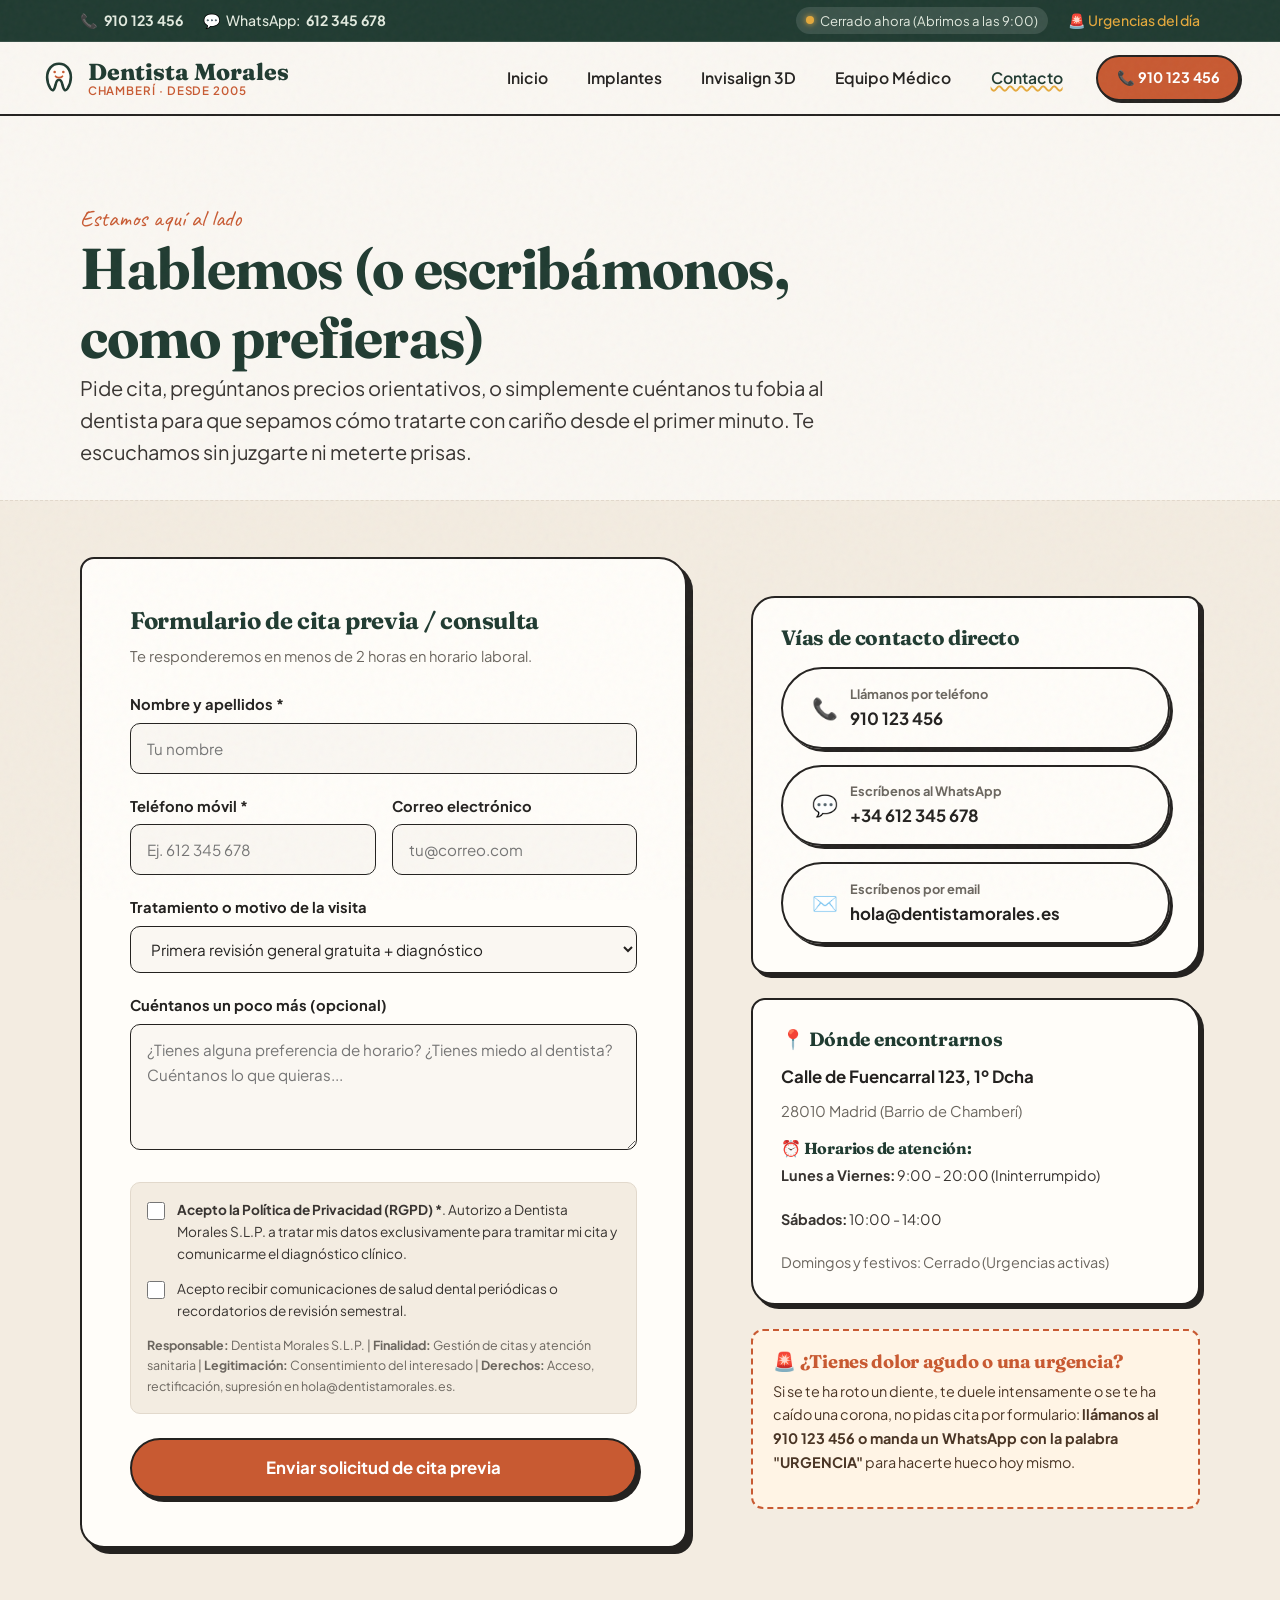
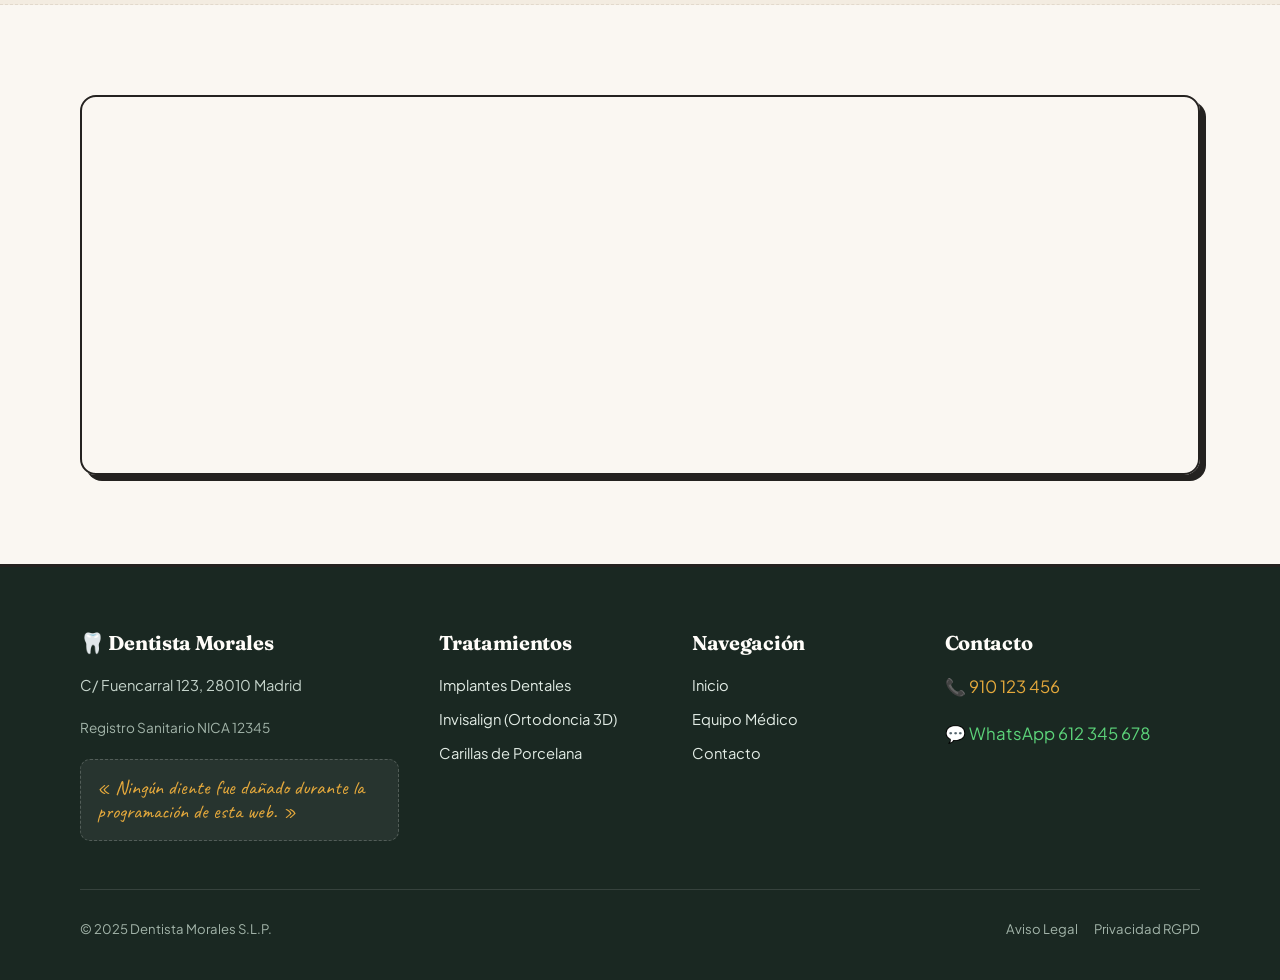
<file: contacto.html>
<!DOCTYPE html>
<html lang="es">
<head>
  <meta charset="UTF-8">
  <meta name="viewport" content="width=device-width, initial-scale=1.0">
  <title>Contacto y Cita Previa | Dentista Morales Chamberí, Madrid</title>
  <meta name="description" content="Pide cita o consúltanos tus dudas. Estamos en Calle Fuencarral 123, Madrid. Teléfono 910 123 456 y WhatsApp 612 345 678. Primera valoración y diagnóstico sin coste.">

  <!-- Tipografías -->
  <link rel="preconnect" href="https://fonts.googleapis.com">
  <link rel="preconnect" href="https://fonts.gstatic.com" crossorigin>
  <link href="https://fonts.googleapis.com/css2?family=Caveat:wght@600;700&family=Fraunces:ital,opsz,wght@0,9..144,600;0,9..144,700;0,9..144,800;1,9..144,600&family=Plus+Jakarta+Sans:wght@400;500;600;700&display=swap" rel="stylesheet">

  <link rel="stylesheet" href="styles.css">
</head>
<body>

  <!-- TOPBAR -->
  <div class="site-topbar">
    <div class="container topbar-content">
      <div class="topbar-links">
        <a href="tel:910123456" class="topbar-link"><span>📞</span> <strong>910 123 456</strong></a>
        <a href="https://wa.me/34612345678" target="_blank" rel="noopener noreferrer" class="topbar-link"><span>💬</span> WhatsApp: <strong>612 345 678</strong></a>
      </div>
      <div class="topbar-links">
        <div id="clinic-status-pill" class="status-pill">
          <span class="status-dot"></span> <span>Abierto hoy</span>
        </div>
        <a href="#urgencias" class="topbar-link" style="color: var(--color-mustard);">🚨 Urgencias del día</a>
      </div>
    </div>
  </div>

  <!-- HEADER -->
  <header class="site-header">
    <div class="container header-inner">
      <a href="index.html" class="brand-logo">
        <svg class="logo-doodle-svg" viewBox="0 0 44 44" fill="none" xmlns="http://www.w3.org/2000/svg">
          <path d="M12 10C7 16 7 26 12 34C14 37 16 38 18 30C19 25 21 24 22 24C23 24 25 25 26 30C28 38 30 37 32 34C37 26 37 16 32 10C27 4 17 4 12 10Z" stroke="#203B31" stroke-width="3" stroke-linecap="round" fill="#FFFDF9"/>
          <circle cx="17" cy="15" r="1.5" fill="#C85A32"/>
          <circle cx="27" cy="15" r="1.5" fill="#C85A32"/>
          <path d="M18 20C20 22 24 22 26 20" stroke="#C85A32" stroke-width="2" stroke-linecap="round"/>
        </svg>
        <div class="brand-text">
          <span>Dentista Morales</span>
          <span class="brand-subtext">Chamberí · Desde 2005</span>
        </div>
      </a>

      <nav class="nav-desktop">
        <ul class="nav-list">
          <li><a href="index.html" class="nav-link">Inicio</a></li>
          <li><a href="implantes.html" class="nav-link">Implantes</a></li>
          <li><a href="invisalign.html" class="nav-link">Invisalign 3D</a></li>
          <li><a href="equipo.html" class="nav-link">Equipo Médico</a></li>
          <li><a href="contacto.html" class="nav-link active">Contacto</a></li>
        </ul>
        <a href="tel:910123456" class="btn btn-terracotta btn-sm">📞 910 123 456</a>
      </nav>

      <button class="mobile-toggle" aria-label="Abrir menú" aria-expanded="false">
        <svg width="24" height="24" viewBox="0 0 24 24" fill="none" stroke="currentColor" stroke-width="2.5"><path d="M4 6h16M4 12h16M4 18h16"/></svg>
      </button>
    </div>
  </header>

  <main>
    <!-- CABECERA CONTACTO -->
    <section class="section container" style="padding-bottom: 2rem;">
      <div style="max-width: 750px;">
        <span class="text-hand">Estamos aquí al lado</span>
        <h1>Hablemos (o escribámonos, como prefieras)</h1>
        <p class="text-lead">
          Pide cita, pregúntanos precios orientativos, o simplemente cuéntanos tu fobia al dentista para que sepamos cómo tratarte con cariño desde el primer minuto. Te escuchamos sin juzgarte ni meterte prisas.
        </p>
      </div>
    </section>

    <!-- FORMULARIO PRINCIPAL & DATOS DIRECTOS -->
    <section class="section--tint" style="padding: 3.5rem 0;">
      <div class="container grid-asymmetric-2">
        <!-- Formulario RGPD completo -->
        <div class="contact-card-box">
          <h2 style="font-size: 1.5rem; margin-bottom: 0.5rem;">Formulario de cita previa / consulta</h2>
          <p class="text-muted" style="margin-bottom: 1.5rem;">Te responderemos en menos de 2 horas en horario laboral.</p>

          <form class="js-lead-form">
            <div class="form-group">
              <label for="contact-name" class="form-label">Nombre y apellidos *</label>
              <input type="text" id="contact-name" name="nombre" class="form-input" placeholder="Tu nombre" required>
            </div>

            <div style="display: grid; grid-template-columns: 1fr 1fr; gap: 1rem;">
              <div class="form-group">
                <label for="contact-phone" class="form-label">Teléfono móvil *</label>
                <input type="tel" id="contact-phone" name="telefono" class="form-input" placeholder="Ej. 612 345 678" required>
              </div>
              <div class="form-group">
                <label for="contact-email" class="form-label">Correo electrónico</label>
                <input type="email" id="contact-email" name="email" class="form-input" placeholder="tu@correo.com">
              </div>
            </div>

            <div class="form-group">
              <label for="contact-treatment" class="form-label">Tratamiento o motivo de la visita</label>
              <select id="contact-treatment" name="tratamiento" class="form-select">
                <option value="revision">Primera revisión general gratuita + diagnóstico</option>
                <option value="implantes">Implantes Dentales / Falta de pieza</option>
                <option value="ortodoncia">Ortodoncia Invisible (Invisalign)</option>
                <option value="estetica">Carillas / Estética Dental</option>
                <option value="periodoncia">Sangrado de encías / Periodoncia</option>
                <option value="dolor">Dolor o urgencia</option>
                <option value="otro">Otra consulta</option>
              </select>
            </div>

            <div class="form-group">
              <label for="contact-msg" class="form-label">Cuéntanos un poco más (opcional)</label>
              <textarea id="contact-msg" name="mensaje" class="form-textarea" rows="4" placeholder="¿Tienes alguna preferencia de horario? ¿Tienes miedo al dentista? Cuéntanos lo que quieras..."></textarea>
            </div>

            <!-- Checkboxes RGPD normativos españoles -->
            <div class="rgpd-checkbox-group">
              <div class="rgpd-item">
                <input type="checkbox" id="rgpd-legal-1" name="rgpd_consent" required>
                <label for="rgpd-legal-1">
                  <strong>Acepto la Política de Privacidad (RGPD) *</strong>. Autorizo a Dentista Morales S.L.P. a tratar mis datos exclusivamente para tramitar mi cita y comunicarme el diagnóstico clínico.
                </label>
              </div>
              <div class="rgpd-item">
                <input type="checkbox" id="rgpd-legal-2" name="rgpd_news">
                <label for="rgpd-legal-2">
                  Acepto recibir comunicaciones de salud dental periódicas o recordatorios de revisión semestral.
                </label>
              </div>
              <p style="font-size: 0.78rem; color: var(--color-muted); margin-top: 0.75rem;">
                <strong>Responsable:</strong> Dentista Morales S.L.P. | <strong>Finalidad:</strong> Gestión de citas y atención sanitaria | <strong>Legitimación:</strong> Consentimiento del interesado | <strong>Derechos:</strong> Acceso, rectificación, supresión en hola@dentistamorales.es.
              </p>
            </div>

            <button type="submit" class="btn btn-terracotta btn-block">
              Enviar solicitud de cita previa
            </button>
          </form>
        </div>

        <!-- Canales Directos e Información de la Clínica -->
        <div style="display: flex; flex-direction: column; gap: 1.5rem;">
          <!-- Tarjeta de contacto directo -->
          <div style="background: var(--color-surface); border: 2px solid var(--color-ink); border-radius: var(--radius-rough-2); padding: 1.75rem; box-shadow: var(--shadow-hard-md);">
            <h3 style="font-size: 1.3rem; margin-bottom: 1rem;">Vías de contacto directo</h3>
            
            <div style="display: flex; flex-direction: column; gap: 1rem;">
              <a href="tel:910123456" class="btn btn-outline" style="justify-content: flex-start; gap: 0.75rem;">
                <span style="font-size: 1.3rem;">📞</span>
                <div style="text-align: left;">
                  <div style="font-size: 0.8rem; color: var(--color-muted);">Llámanos por teléfono</div>
                  <strong>910 123 456</strong>
                </div>
              </a>

              <a href="https://wa.me/34612345678" target="_blank" rel="noopener" class="btn btn-outline" style="justify-content: flex-start; gap: 0.75rem;">
                <span style="font-size: 1.3rem;">💬</span>
                <div style="text-align: left;">
                  <div style="font-size: 0.8rem; color: var(--color-muted);">Escríbenos al WhatsApp</div>
                  <strong>+34 612 345 678</strong>
                </div>
              </a>

              <a href="mailto:hola@dentistamorales.es" class="btn btn-outline" style="justify-content: flex-start; gap: 0.75rem;">
                <span style="font-size: 1.3rem;">✉️</span>
                <div style="text-align: left;">
                  <div style="font-size: 0.8rem; color: var(--color-muted);">Escríbenos por email</div>
                  <strong>hola@dentistamorales.es</strong>
                </div>
              </a>
            </div>
          </div>

          <!-- Horario y Dirección -->
          <div style="background: var(--color-surface); border: 2px solid var(--color-ink); border-radius: var(--radius-rough-1); padding: 1.75rem; box-shadow: var(--shadow-hard-md);">
            <h3 style="font-size: 1.2rem; margin-bottom: 0.75rem;">📍 Dónde encontrarnos</h3>
            <p style="margin-bottom: 0.5rem;"><strong>Calle de Fuencarral 123, 1º Dcha</strong></p>
            <p style="color: var(--color-muted); font-size: 0.92rem; margin-bottom: 1rem;">28010 Madrid (Barrio de Chamberí)</p>

            <h4 style="font-size: 1rem; margin-bottom: 0.35rem;">⏰ Horarios de atención:</h4>
            <p style="font-size: 0.9rem; color: #383431;"><strong>Lunes a Viernes:</strong> 9:00 - 20:00 (Ininterrumpido)</p>
            <p style="font-size: 0.9rem; color: #383431;"><strong>Sábados:</strong> 10:00 - 14:00</p>
            <p style="font-size: 0.9rem; color: var(--color-muted);">Domingos y festivos: Cerrado (Urgencias activas)</p>
          </div>

          <!-- Bloque Urgencias -->
          <div id="urgencias" style="background: #FFF4E5; border: 2px dashed var(--color-terracotta); border-radius: 12px; padding: 1.25rem;">
            <h3 style="font-size: 1.15rem; color: var(--color-terracotta); margin-bottom: 0.4rem;">🚨 ¿Tienes dolor agudo o una urgencia?</h3>
            <p style="font-size: 0.9rem; color: #4A3525; margin-bottom: 0.75rem;">
              Si se te ha roto un diente, te duele intensamente o se te ha caído una corona, no pidas cita por formulario: <strong>llámanos al 910 123 456 o manda un WhatsApp con la palabra "URGENCIA"</strong> para hacerte hueco hoy mismo.
            </p>
          </div>
        </div>
      </div>
    </section>

    <!-- MAPA DETALLADO -->
    <section class="section container">
      <div style="border: 2.5px solid var(--color-ink); border-radius: 16px; overflow: hidden; height: 380px; box-shadow: var(--shadow-hard-lg);">
        <iframe 
          title="Mapa de localización Dentista Morales Chamberí"
          src="https://www.google.com/maps/embed?pb=!1m18!1m12!1m3!1d3036.8778007693994!2d-3.7052!3d40.4312!2m3!1f0!2f0!3f0!3m2!1i1024!2i768!4f13.1!3m3!1m2!1s0xd42287e00000001%3A0x0!2sCalle+de+Fuencarral%2C+123%2C+28010+Madrid!5e0!3m2!1ses!2ses!4v1620000000000!5m2!1ses!2ses" 
          width="100%" 
          height="100%" 
          style="border:0;" 
          allowfullscreen="" 
          loading="lazy">
        </iframe>
      </div>
    </section>
  </main>

  <!-- FOOTER -->
  <footer class="site-footer">
    <div class="container">
      <div class="footer-grid">
        <div>
          <h3 class="footer-title">🦷 Dentista Morales</h3>
          <p style="font-size: 0.92rem; color: #C5D4CB;">C/ Fuencarral 123, 28010 Madrid</p>
          <p style="font-size: 0.85rem; color: #A3B5AA;">Registro Sanitario NICA 12345</p>
          <div class="footer-random-quote-box" id="footer-dynamic-quote">
            « Hecho con café, paciencia y un poco de estrés en Chamberí. »
          </div>
        </div>
        <div>
          <h4 class="footer-title">Tratamientos</h4>
          <ul class="footer-links-list">
            <li><a href="implantes.html">Implantes Dentales</a></li>
            <li><a href="invisalign.html">Invisalign (Ortodoncia 3D)</a></li>
            <li><a href="index.html#estetica">Carillas de Porcelana</a></li>
          </ul>
        </div>
        <div>
          <h4 class="footer-title">Navegación</h4>
          <ul class="footer-links-list">
            <li><a href="index.html">Inicio</a></li>
            <li><a href="equipo.html">Equipo Médico</a></li>
            <li><a href="contacto.html">Contacto</a></li>
          </ul>
        </div>
        <div>
          <h4 class="footer-title">Contacto</h4>
          <p>📞 <a href="tel:910123456" style="color: var(--color-mustard);">910 123 456</a></p>
          <p>💬 <a href="https://wa.me/34612345678" style="color: #5CD47A;">WhatsApp 612 345 678</a></p>
        </div>
      </div>
      <div class="footer-bottom-bar">
        <div>© 2025 Dentista Morales S.L.P.</div>
        <div style="display: flex; gap: 1rem;">
          <a href="#">Aviso Legal</a>
          <a href="#">Privacidad RGPD</a>
        </div>
      </div>
    </div>
  </footer>

  <script src="scripts.js"></script>
</body>
</html>
</file>
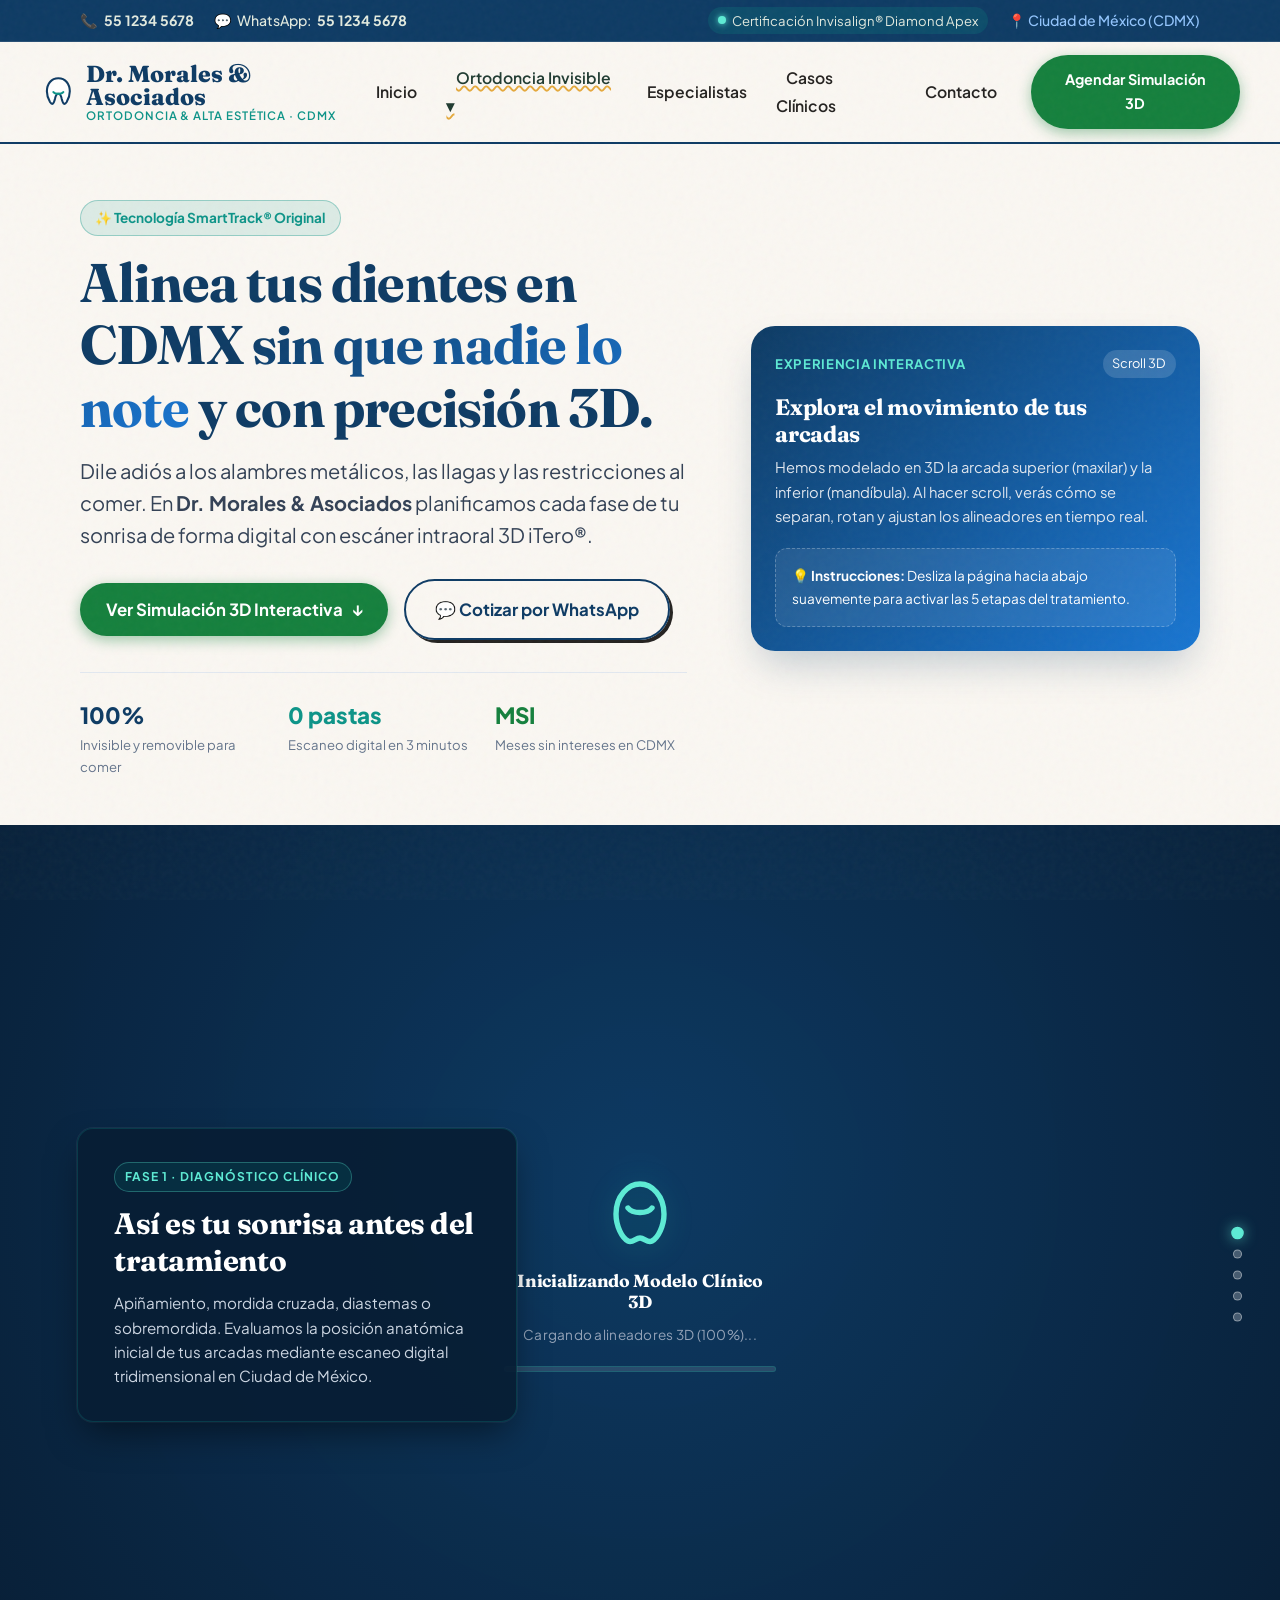
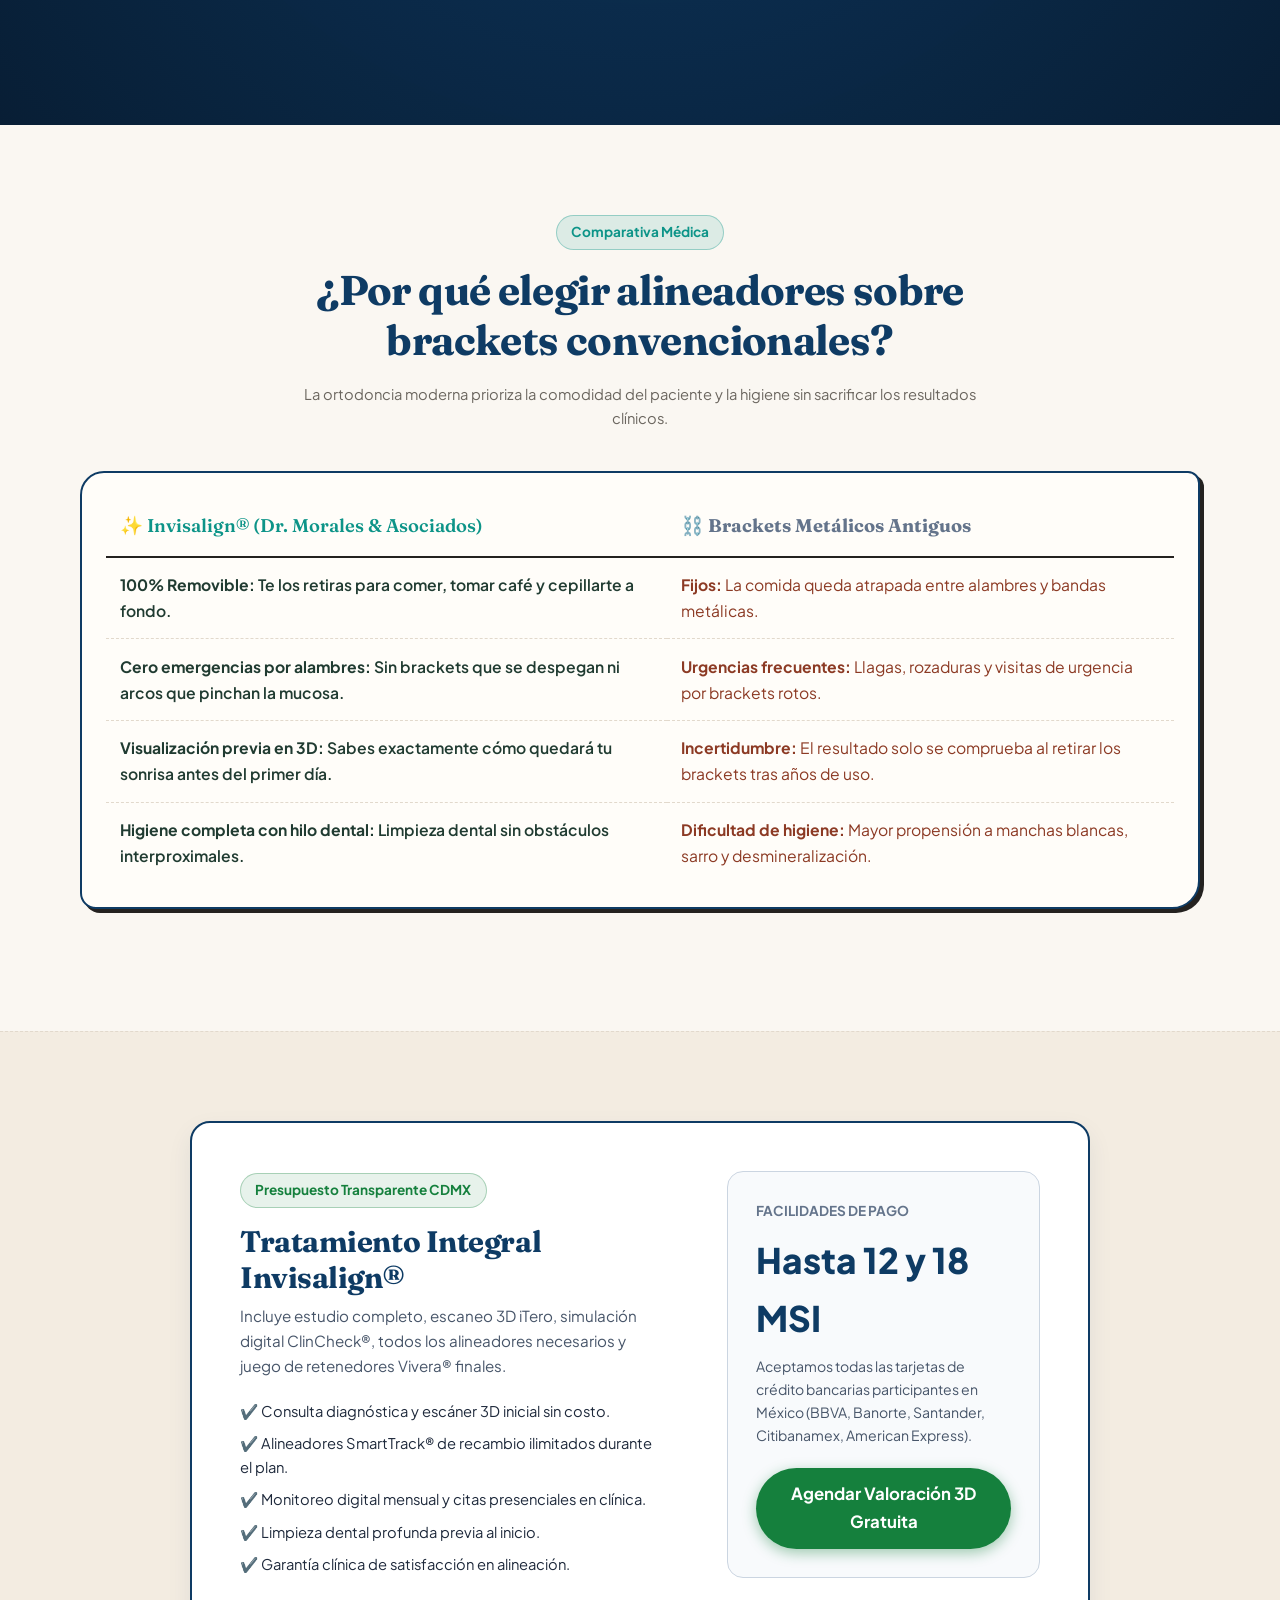
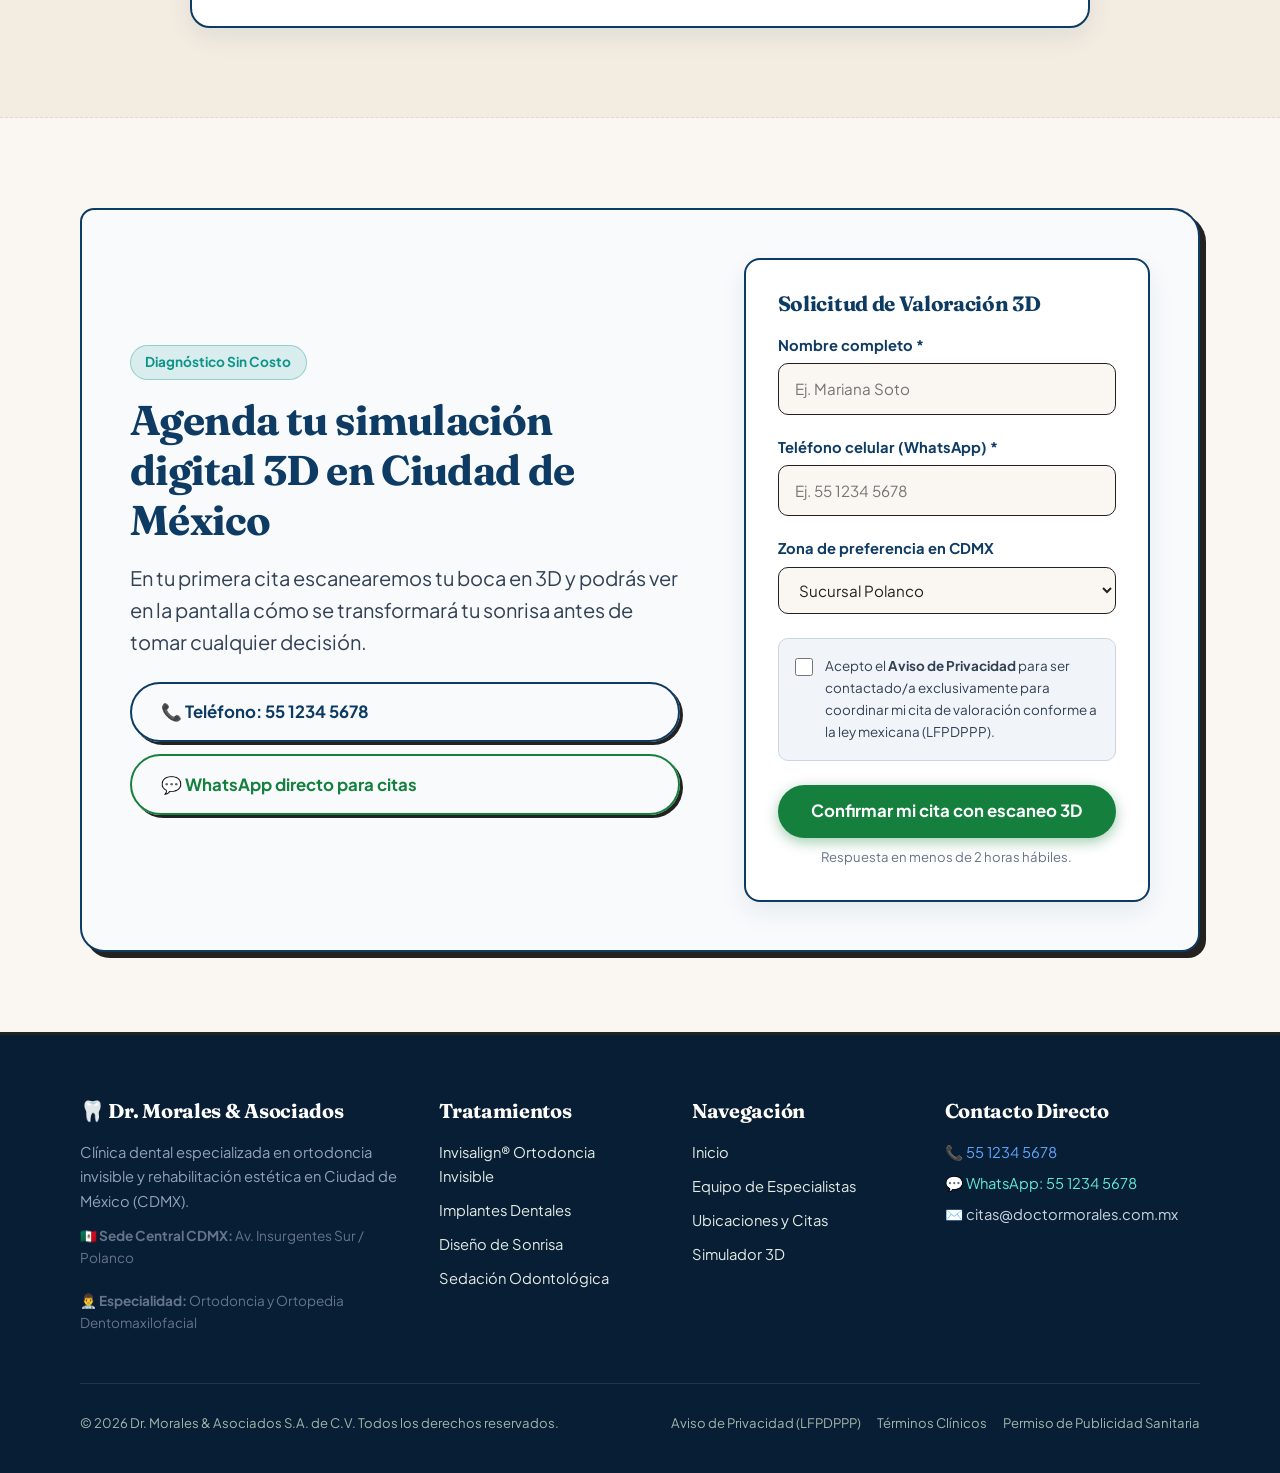
<file: ortodoncia-invisible.html>
<!DOCTYPE html>
<html lang="es-MX">
<head>
  <meta charset="UTF-8">
  <meta http-equiv="refresh" content="0; url=invisalign.html">
  <link rel="canonical" href="https://dentistamorales.es/invisalign.html">
  <title>Redireccionando a Ortodoncia Invisible Invisalign | Dr. Morales & Asociados</title>
</head>
<body>
  <p>Redireccionando a la experiencia interactiva 3D de <a href="invisalign.html">Invisalign en Dr. Morales & Asociados</a>...</p>
</body>
</html>
</file>
<file: styles.css>
/* ==========================================================================
   DENTISTA MORALES - CSS ARTISANAL & ANTI-AI DESIGN SYSTEM
   Enfoque: Calidez humana, asimetría controlada, texturas orgánicas y cero estética corporativa robótica.
   ========================================================================== */

/* ---------------------------------------------------------
   1. VARIABLES DE DISEÑO & PALETA ORGÁNICA (Tierra, Oliva, Terracota)
   --------------------------------------------------------- */
:root {
  /* Tipografías con carácter editorial y legibilidad moderna */
  --font-display: 'Fraunces', Georgia, serif;
  --font-body: 'Plus Jakarta Sans', -apple-system, BlinkMacSystemFont, "Segoe UI", Roboto, sans-serif;
  --font-hand: 'Caveat', cursive, sans-serif;

  /* Paleta cromática cálida (lejos de los azules neón de IA) */
  --color-bg: #FAF7F2;          /* Crema avena claro de fondo */
  --color-surface: #FFFDF9;     /* Blanco cálido para tarjetas */
  --color-surface-tint: #F3ECE1;/* Arena suave para fondos secundarios */
  --color-forest: #203B31;      /* Verde bosque profundo (seriedad clínica cercana) */
  --color-forest-light: #2D4F43;
  --color-terracotta: #C85A32;  /* Terracota cálido para CTAs principales */
  --color-terracotta-hover: #B04B26;
  --color-mustard: #E5A93C;     /* Mostaza tostado para acentos y pegatinas */
  --color-olive: #5B6838;       /* Verde oliva para detalles botánicos */
  --color-ink: #242220;         /* Tinta casi negra, sin ser negro puro digital */
  --color-muted: #6B665F;       /* Gris cálido para microcopys y subtítulos */
  --color-border: #E2D9CC;      /* Borde suave tipo papel */
  --color-tape: rgba(235, 222, 195, 0.75); /* Efecto cinta carrocero / washi */
  --color-danger: #BD3A2B;
  --color-success: #2E7D4F;

  /* Sombras duras e imperfectas (anti-glassmorphism) */
  --shadow-hard-sm: 2px 2px 0px var(--color-ink);
  --shadow-hard-md: 4px 4px 0px var(--color-ink);
  --shadow-hard-lg: 6px 6px 0px var(--color-ink);
  --shadow-warm-soft: 0 10px 25px -5px rgba(36, 34, 32, 0.06), 0 8px 10px -6px rgba(36, 34, 32, 0.04);

  /* Curvas de transición con rebote orgánico */
  --ease-squish: cubic-bezier(0.34, 1.56, 0.64, 1);
  --ease-smooth: cubic-bezier(0.16, 1, 0.3, 1);

  /* Radios de borde intencionadamente asimétricos */
  --radius-rough-1: 14px 28px 18px 24px;
  --radius-rough-2: 24px 12px 28px 16px;
  --radius-rough-3: 8px 20px 10px 26px;
  --radius-pill: 999px;
  --radius-card: 16px;

  /* Espaciados */
  --container-max: 1200px;
  --space-xs: 0.5rem;
  --space-sm: 1rem;
  --space-md: 1.75rem;
  --space-lg: 3rem;
  --space-xl: 5rem;
}

/* ---------------------------------------------------------
   2. RESET & BASE STYLES
   --------------------------------------------------------- */
*, *::before, *::after {
  box-sizing: border-box;
  margin: 0;
  padding: 0;
}

html {
  font-size: 16px;
  scroll-behavior: smooth;
  -webkit-text-size-adjust: 100%;
}

body {
  font-family: var(--font-body);
  background-color: var(--color-bg);
  color: var(--color-ink);
  line-height: 1.65;
  font-size: 1.05rem;
  overflow-x: hidden;
  position: relative;
}

/* Textura sutil de ruido de fondo analógico mediante SVG integrado */
body::before {
  content: "";
  position: fixed;
  top: 0;
  left: 0;
  width: 100vw;
  height: 100vh;
  pointer-events: none;
  z-index: 9999;
  opacity: 0.035;
  background-image: url("data:image/svg+xml,%3Csvg viewBox='0 0 200 200' xmlns='http://www.w3.org/2000/svg'%3E%3Cfilter id='noiseFilter'%3E%3CfeTurbulence type='fractalNoise' baseFrequency='0.8' numOctaves='3' stitchTiles='stitch'/%3E%3C/filter%3E%3Crect width='100%25' height='100%25' filter='url(%23noiseFilter)'/%3E%3C/svg%3E");
}

/* Selección de texto con personalidad */
::selection {
  background-color: var(--color-mustard);
  color: var(--color-ink);
}

img, svg, picture {
  max-width: 100%;
  display: block;
  height: auto;
}

a {
  color: inherit;
  text-decoration: none;
  transition: color 0.2s ease;
}

button, input, select, textarea {
  font: inherit;
  color: inherit;
}

/* ---------------------------------------------------------
   3. TIPOGRAFÍA & ELEMENTOS EDITORIALES
   --------------------------------------------------------- */
h1, h2, h3, h4, .font-display {
  font-family: var(--font-display);
  color: var(--color-forest);
  line-height: 1.2;
  font-weight: 700;
  letter-spacing: -0.015em;
}

h1 {
  font-size: clamp(2.2rem, 5vw, 3.6rem);
  font-variation-settings: 'WONK' 1, 'opsz' 72;
}

h2 {
  font-size: clamp(1.8rem, 3.8vw, 2.6rem);
  margin-bottom: var(--space-sm);
}

h3 {
  font-size: clamp(1.3rem, 2.2vw, 1.7rem);
}

p {
  margin-bottom: 1.25rem;
}

p:last-child {
  margin-bottom: 0;
}

.text-lead {
  font-size: 1.25rem;
  line-height: 1.6;
  color: #383431;
}

.text-hand {
  font-family: var(--font-hand);
  font-size: 1.45rem;
  color: var(--color-terracotta);
  line-height: 1;
}

.text-muted {
  color: var(--color-muted);
  font-size: 0.92rem;
}

.underline-sketch {
  position: relative;
  display: inline-block;
  white-space: nowrap;
}

.underline-sketch::after {
  content: "";
  position: absolute;
  left: -4px;
  bottom: 2px;
  width: 106%;
  height: 9px;
  background: url("data:image/svg+xml,%3Csvg xmlns='http://www.w3.org/2000/svg' viewBox='0 0 160 12' preserveAspectRatio='none'%3E%3Cpath d='M3 9C45 3 115 2 157 8' stroke='%23E5A93C' stroke-width='4' stroke-linecap='round' fill='none'/%3E%3C/svg%3E") no-repeat center/100% 100%;
  z-index: -1;
}

/* ---------------------------------------------------------
   4. LAYOUT & CONTENEDORES ASIMÉTRICOS
   --------------------------------------------------------- */
.container {
  width: 100%;
  max-width: var(--container-max);
  margin-left: auto;
  margin-right: auto;
  padding-left: clamp(1rem, 4vw, 2.5rem);
  padding-right: clamp(1rem, 4vw, 2.5rem);
}

.section {
  padding-top: clamp(3.5rem, 7vw, 6.5rem);
  padding-bottom: clamp(3.5rem, 7vw, 6.5rem);
  position: relative;
}

.section--tint {
  background-color: var(--color-surface-tint);
  border-top: 1px dashed var(--color-border);
  border-bottom: 1px dashed var(--color-border);
}

.section--forest {
  background-color: var(--color-forest);
  color: var(--color-bg);
}

.section--forest h2, .section--forest h3 {
  color: #FFFDF9;
}

.section--forest .text-muted {
  color: #C0CBBF;
}

/* Rejillas rotas / asimétricas */
.grid-asymmetric-2 {
  display: grid;
  grid-template-columns: 1.15fr 0.85fr;
  gap: clamp(2rem, 5vw, 4rem);
  align-items: center;
}

.grid-asymmetric-reverse {
  display: grid;
  grid-template-columns: 0.9fr 1.1fr;
  gap: clamp(2rem, 5vw, 4rem);
  align-items: center;
}

@media (max-width: 900px) {
  .grid-asymmetric-2,
  .grid-asymmetric-reverse {
    grid-template-columns: 1fr;
  }
}

/* ---------------------------------------------------------
   5. BOTONES Y COMPONENTES CON INTERACCIÓN "SQUISHY"
   --------------------------------------------------------- */
.btn {
  display: inline-flex;
  align-items: center;
  justify-content: center;
  gap: 0.5rem;
  font-weight: 700;
  font-size: 1.05rem;
  padding: 0.9rem 1.8rem;
  border-radius: var(--radius-pill);
  cursor: pointer;
  border: 2px solid var(--color-ink);
  transition: transform 0.18s var(--ease-squish), box-shadow 0.18s ease, background-color 0.2s ease;
  position: relative;
  text-align: center;
  box-shadow: var(--shadow-hard-md);
  user-select: none;
}

.btn:hover {
  transform: translate(-2px, -2px);
  box-shadow: 6px 6px 0px var(--color-ink);
}

.btn:active {
  transform: translate(2px, 2px);
  box-shadow: 2px 2px 0px var(--color-ink);
}

.btn-terracotta {
  background-color: var(--color-terracotta);
  color: #FFFFFF;
  border-color: var(--color-ink);
}
.btn-terracotta:hover {
  background-color: var(--color-terracotta-hover);
}

.btn-mustard {
  background-color: var(--color-mustard);
  color: var(--color-ink);
}

.btn-forest {
  background-color: var(--color-forest);
  color: #FFFFFF;
}

.btn-outline {
  background-color: transparent;
  color: var(--color-ink);
  box-shadow: 3px 3px 0px var(--color-ink);
}

.btn-outline:hover {
  background-color: var(--color-surface);
}

.btn-sm {
  padding: 0.55rem 1.15rem;
  font-size: 0.9rem;
  box-shadow: var(--shadow-hard-sm);
}

.btn-block {
  width: 100%;
}

/* Microcopy bajo botones */
.btn-microcopy {
  display: block;
  font-size: 0.82rem;
  color: var(--color-muted);
  margin-top: 0.5rem;
  text-align: center;
}

/* ---------------------------------------------------------
   6. HEADER & TOPBAR (HUMANO Y FIJO)
   --------------------------------------------------------- */
.site-topbar {
  background-color: var(--color-forest);
  color: #E2EADF;
  font-size: 0.88rem;
  padding: 0.45rem 0;
  border-bottom: 1px solid rgba(255,255,255,0.1);
}

.topbar-content {
  display: flex;
  justify-content: space-between;
  align-items: center;
  flex-wrap: wrap;
  gap: 0.75rem;
}

.topbar-links {
  display: flex;
  align-items: center;
  gap: 1.25rem;
}

.topbar-link {
  display: inline-flex;
  align-items: center;
  gap: 0.35rem;
  font-weight: 500;
  transition: color 0.15s;
}

.topbar-link:hover {
  color: var(--color-mustard);
}

.status-pill {
  display: inline-flex;
  align-items: center;
  gap: 0.4rem;
  background-color: rgba(255,255,255,0.12);
  padding: 0.15rem 0.6rem;
  border-radius: var(--radius-pill);
  font-size: 0.82rem;
}

.status-dot {
  width: 8px;
  height: 8px;
  border-radius: 50%;
  background-color: #5CD47A;
  box-shadow: 0 0 6px #5CD47A;
}

.site-header {
  position: sticky;
  top: 0;
  background-color: rgba(250, 247, 242, 0.95);
  backdrop-filter: blur(8px);
  z-index: 1000;
  border-bottom: 2px solid var(--color-ink);
  transition: padding 0.2s ease;
}

.header-inner {
  display: flex;
  justify-content: space-between;
  align-items: center;
  padding: 0.85rem 0;
}

/* Logo con diente dibujado a mano */
.brand-logo {
  display: flex;
  align-items: center;
  gap: 0.6rem;
  text-decoration: none;
  cursor: pointer;
  user-select: none;
}

.logo-doodle-svg {
  width: 38px;
  height: 38px;
  transition: transform 0.3s var(--ease-squish);
}

.brand-logo:hover .logo-doodle-svg {
  transform: rotate(-12deg) scale(1.1);
}

.brand-text {
  font-family: var(--font-display);
  font-weight: 800;
  font-size: 1.45rem;
  color: var(--color-forest);
  line-height: 1;
  display: flex;
  flex-direction: column;
}

.brand-subtext {
  font-family: var(--font-body);
  font-size: 0.72rem;
  font-weight: 600;
  text-transform: uppercase;
  letter-spacing: 0.08em;
  color: var(--color-terracotta);
  margin-top: 2px;
}

.nav-desktop {
  display: flex;
  align-items: center;
  gap: 1.5rem;
}

.nav-list {
  display: flex;
  list-style: none;
  gap: 1.25rem;
  align-items: center;
}

.nav-link {
  font-weight: 600;
  font-size: 0.98rem;
  padding: 0.4rem 0.6rem;
  border-radius: 6px;
  transition: color 0.15s, background-color 0.15s;
}

.nav-link:hover {
  color: var(--color-terracotta);
  background-color: var(--color-surface-tint);
}

.nav-link.active {
  color: var(--color-forest);
  text-decoration: underline wavy var(--color-mustard) 2px;
}

/* Menú dropdown artesanal */
.nav-dropdown {
  position: relative;
}

.dropdown-menu {
  position: absolute;
  top: 100%;
  left: 0;
  background: var(--color-surface);
  border: 2px solid var(--color-ink);
  border-radius: 12px;
  box-shadow: var(--shadow-hard-md);
  min-width: 220px;
  padding: 0.6rem 0;
  display: none;
  list-style: none;
  z-index: 100;
}

.nav-dropdown:hover .dropdown-menu,
.nav-dropdown:focus-within .dropdown-menu {
  display: block;
}

.dropdown-item a {
  display: block;
  padding: 0.5rem 1.1rem;
  font-size: 0.92rem;
  font-weight: 600;
}

.dropdown-item a:hover {
  background-color: var(--color-surface-tint);
  color: var(--color-terracotta);
}

.mobile-toggle {
  display: none;
  background: transparent;
  border: 2px solid var(--color-ink);
  padding: 0.4rem;
  border-radius: 8px;
  cursor: pointer;
}

@media (max-width: 960px) {
  .nav-desktop {
    display: none;
  }
  .mobile-toggle {
    display: flex;
    align-items: center;
    justify-content: center;
  }
  .mobile-nav-active .nav-desktop {
    display: flex;
    flex-direction: column;
    position: absolute;
    top: 100%;
    left: 0;
    width: 100%;
    background: var(--color-bg);
    border-bottom: 2px solid var(--color-ink);
    padding: 1.5rem;
    box-shadow: var(--shadow-hard-lg);
  }
  .mobile-nav-active .nav-list {
    flex-direction: column;
    width: 100%;
    gap: 0.75rem;
  }
  .mobile-nav-active .dropdown-menu {
    position: static;
    border: none;
    box-shadow: none;
    background: var(--color-surface-tint);
    display: block;
    margin-top: 0.4rem;
  }
}

/* ---------------------------------------------------------
   7. SECCIÓN HERO (CON VOZ HUMANA Y ASIMETRÍA)
   --------------------------------------------------------- */
.hero-section {
  padding-top: clamp(2.5rem, 5vw, 4.5rem);
  padding-bottom: clamp(3rem, 6vw, 5rem);
  overflow: hidden;
  position: relative;
}

.hero-tag {
  display: inline-flex;
  align-items: center;
  gap: 0.5rem;
  background-color: var(--color-surface-tint);
  border: 1.5px solid var(--color-ink);
  padding: 0.35rem 0.9rem;
  border-radius: var(--radius-pill);
  font-size: 0.88rem;
  font-weight: 700;
  color: var(--color-forest);
  margin-bottom: var(--space-sm);
  transform: rotate(-1deg);
  box-shadow: 2px 2px 0px var(--color-ink);
}

.hero-copy {
  position: relative;
  z-index: 2;
}

.hero-title {
  margin-bottom: var(--space-sm);
}

.hero-trust-row {
  display: flex;
  align-items: center;
  flex-wrap: wrap;
  gap: 1.25rem;
  margin-top: 1.5rem;
  padding-top: 1.25rem;
  border-top: 1px dashed var(--color-border);
}

.trust-rating {
  display: flex;
  align-items: center;
  gap: 0.4rem;
  font-weight: 700;
  font-size: 0.95rem;
}

.trust-stars {
  color: var(--color-mustard);
  letter-spacing: 2px;
}

.trust-badge-text {
  font-size: 0.85rem;
  color: var(--color-muted);
}

/* Marco fotográfico imperfecto con cinta carrocero */
.hero-media-wrapper {
  position: relative;
  padding: 1rem;
}

.photo-tape-card {
  position: relative;
  background: var(--color-surface);
  padding: 12px 12px 24px 12px;
  border: 2px solid var(--color-ink);
  border-radius: var(--radius-rough-1);
  box-shadow: var(--shadow-hard-lg);
  transform: rotate(1.8deg);
  transition: transform 0.3s ease;
}

.photo-tape-card:hover {
  transform: rotate(0deg) scale(1.01);
}

/* Cinta simulada en la esquina */
.photo-tape-card::before {
  content: "";
  position: absolute;
  top: -12px;
  left: 35%;
  width: 90px;
  height: 26px;
  background-color: var(--color-tape);
  transform: rotate(-3deg);
  border-left: 2px dashed rgba(0,0,0,0.15);
  border-right: 2px dashed rgba(0,0,0,0.15);
  box-shadow: 0 1px 3px rgba(0,0,0,0.1);
  z-index: 10;
}

.photo-frame {
  border-radius: 8px;
  overflow: hidden;
  position: relative;
  border: 1px solid var(--color-border);
}

.photo-frame img {
  width: 100%;
  height: 380px;
  object-fit: cover;
  filter: saturate(0.95) contrast(1.02);
}

.photo-caption {
  font-family: var(--font-hand);
  font-size: 1.35rem;
  color: var(--color-forest);
  text-align: center;
  margin-top: 10px;
  line-height: 1.1;
}

/* Formulario rápido en Hero (3 campos) */
.hero-fast-form {
  background: var(--color-surface);
  border: 2px solid var(--color-ink);
  border-radius: var(--radius-rough-3);
  padding: 1.5rem;
  box-shadow: var(--shadow-hard-md);
  margin-top: 1.75rem;
}

.fast-form-grid {
  display: grid;
  grid-template-columns: 1fr 1fr 1.2fr auto;
  gap: 0.75rem;
  align-items: center;
}

@media (max-width: 860px) {
  .fast-form-grid {
    grid-template-columns: 1fr;
  }
}

.form-input, .form-select, .form-textarea {
  width: 100%;
  padding: 0.75rem 1rem;
  background: var(--color-bg);
  border: 1.5px solid var(--color-ink);
  border-radius: 10px;
  font-size: 0.95rem;
  color: var(--color-ink);
  transition: border-color 0.15s, box-shadow 0.15s;
}

.form-input:focus, .form-select:focus, .form-textarea:focus {
  outline: none;
  border-color: var(--color-terracotta);
  box-shadow: 2px 2px 0px var(--color-terracotta);
  background: #FFFFFF;
}

/* ---------------------------------------------------------
   8. BLOQUE PEGATINAS / BADGES DE CONFIANZA ROTADAS
   --------------------------------------------------------- */
.stickers-wrapper {
  display: flex;
  flex-wrap: wrap;
  justify-content: center;
  gap: 1.5rem;
  padding: 1.5rem 0;
}

.sticker-badge {
  display: inline-flex;
  align-items: center;
  gap: 0.5rem;
  padding: 0.65rem 1.25rem;
  border: 2px solid var(--color-ink);
  font-weight: 700;
  font-size: 0.92rem;
  box-shadow: var(--shadow-hard-sm);
  transition: transform 0.2s var(--ease-squish);
  user-select: none;
}

.sticker-badge:hover {
  transform: scale(1.08) rotate(0deg) !important;
}

.sticker-badge:nth-child(1) {
  background-color: var(--color-surface);
  transform: rotate(-2.5deg);
  border-radius: 20px 8px 18px 10px;
}

.sticker-badge:nth-child(2) {
  background-color: var(--color-mustard);
  transform: rotate(2deg);
  border-radius: 8px 22px 10px 18px;
}

.sticker-badge:nth-child(3) {
  background-color: #E6EDDE;
  transform: rotate(-1.8deg);
  border-radius: 14px 14px 22px 6px;
}

.sticker-badge:nth-child(4) {
  background-color: #F8D8CE;
  transform: rotate(3deg);
  border-radius: 10px 24px 8px 20px;
}

.sticker-badge:nth-child(5) {
  background-color: var(--color-surface);
  transform: rotate(-1.2deg);
  border-radius: 18px 8px 20px 12px;
}

/* ---------------------------------------------------------
   9. GRID ASIMÉTRICO DE TRATAMIENTOS
   --------------------------------------------------------- */
.treatment-grid-asym {
  display: grid;
  grid-template-columns: repeat(12, 1fr);
  gap: 1.5rem;
  margin-top: 2.5rem;
}

.treatment-card {
  background: var(--color-surface);
  border: 2px solid var(--color-ink);
  padding: 1.75rem;
  display: flex;
  flex-direction: column;
  justify-content: space-between;
  box-shadow: var(--shadow-hard-md);
  transition: transform 0.25s var(--ease-squish), box-shadow 0.25s ease;
  position: relative;
}

.treatment-card:hover {
  transform: translateY(-4px);
  box-shadow: 7px 7px 0px var(--color-ink);
}

/* Tarjeta 1 Grande (Implantes) */
.treatment-card--featured {
  grid-column: span 7;
  border-radius: 20px 35px 22px 30px;
  background-color: #FDF9F2;
  border-width: 2.5px;
}

/* Tarjeta 2 (Ortodoncia) */
.treatment-card--col-5 {
  grid-column: span 5;
  border-radius: 28px 16px 32px 14px;
}

/* Tarjetas medianas */
.treatment-card--col-4 {
  grid-column: span 4;
  border-radius: 16px 26px 14px 30px;
}

@media (max-width: 900px) {
  .treatment-card--featured,
  .treatment-card--col-5,
  .treatment-card--col-4 {
    grid-column: span 12;
  }
}

.treatment-badge-tag {
  display: inline-block;
  align-self: flex-start;
  font-size: 0.78rem;
  font-weight: 800;
  text-transform: uppercase;
  letter-spacing: 0.05em;
  padding: 0.25rem 0.65rem;
  border-radius: 6px;
  border: 1px solid var(--color-ink);
  margin-bottom: 0.75rem;
  background-color: var(--color-surface-tint);
}

.treatment-price {
  font-family: var(--font-display);
  font-size: 1.5rem;
  font-weight: 700;
  color: var(--color-terracotta);
  margin: 0.75rem 0;
  display: flex;
  align-items: baseline;
  gap: 0.35rem;
}

.treatment-price small {
  font-family: var(--font-body);
  font-size: 0.85rem;
  font-weight: 500;
  color: var(--color-muted);
}

/* ---------------------------------------------------------
   10. GALERÍA ANTES/DESPUÉS CON TOQUE HUMANO
   --------------------------------------------------------- */
.cases-container {
  margin-top: 2.5rem;
}

.case-card-wrapper {
  background: var(--color-surface);
  border: 2px solid var(--color-ink);
  border-radius: var(--radius-rough-2);
  padding: 1.5rem;
  box-shadow: var(--shadow-hard-md);
  margin-bottom: 2rem;
}

.case-grid-compare {
  display: grid;
  grid-template-columns: 1fr 1fr;
  gap: 1rem;
  position: relative;
}

@media (max-width: 650px) {
  .case-grid-compare {
    grid-template-columns: 1fr;
  }
}

.case-image-box {
  position: relative;
  border-radius: 12px;
  overflow: hidden;
  border: 1.5px solid var(--color-border);
}

.case-image-box img {
  width: 100%;
  height: 260px;
  object-fit: cover;
}

.case-label {
  position: absolute;
  top: 10px;
  left: 10px;
  padding: 0.25rem 0.75rem;
  font-size: 0.8rem;
  font-weight: 800;
  border-radius: 6px;
  border: 1.5px solid var(--color-ink);
}

.case-label--before {
  background-color: #F8D8CE;
}

.case-label--after {
  background-color: #D9EAD3;
}

.case-details-row {
  display: flex;
  flex-wrap: wrap;
  justify-content: space-between;
  align-items: center;
  margin-top: 1rem;
  padding-top: 0.75rem;
  border-top: 1px dashed var(--color-border);
  font-size: 0.9rem;
}

/* ---------------------------------------------------------
   11. SECCIÓN "POR QUÉ ELEGIRNOS" CON ICONOS GARABATEADOS
   --------------------------------------------------------- */
.reasons-grid {
  display: grid;
  grid-template-columns: repeat(auto-fit, minmax(300px, 1fr));
  gap: 1.75rem;
  margin-top: 2.5rem;
}

.reason-item {
  background: var(--color-surface);
  border: 2px solid var(--color-ink);
  border-radius: var(--radius-rough-1);
  padding: 1.5rem;
  box-shadow: var(--shadow-hard-sm);
  display: flex;
  gap: 1.25rem;
  align-items: flex-start;
  transition: transform 0.2s ease;
}

.reason-item:hover {
  transform: translateY(-3px) rotate(0.5deg);
}

.reason-doodle {
  width: 48px;
  height: 48px;
  flex-shrink: 0;
  background: var(--color-surface-tint);
  border: 1.5px solid var(--color-ink);
  border-radius: 12px;
  display: flex;
  align-items: center;
  justify-content: center;
  padding: 8px;
}

/* ---------------------------------------------------------
   12. EQUIPO MÉDICO (FOTOS IMPERFECTAS Y HUMANAS)
   --------------------------------------------------------- */
.team-grid {
  display: grid;
  grid-template-columns: repeat(auto-fit, minmax(260px, 1fr));
  gap: 2rem;
  margin-top: 2.5rem;
}

.team-card {
  background: var(--color-surface);
  border: 2px solid var(--color-ink);
  border-radius: var(--radius-rough-2);
  padding: 1.25rem;
  box-shadow: var(--shadow-hard-md);
  transition: transform 0.25s var(--ease-squish);
  display: flex;
  flex-direction: column;
}

.team-card:hover {
  transform: translateY(-5px);
}

.team-photo-wrapper {
  position: relative;
  border-radius: 12px;
  overflow: hidden;
  border: 1.5px solid var(--color-ink);
  margin-bottom: 1rem;
}

.team-photo-wrapper img {
  width: 100%;
  height: 280px;
  object-fit: cover;
}

.team-badge-quirk {
  position: absolute;
  bottom: 8px;
  left: 8px;
  right: 8px;
  background: rgba(255, 253, 249, 0.94);
  border: 1px solid var(--color-ink);
  border-radius: 6px;
  padding: 0.35rem 0.6rem;
  font-family: var(--font-hand);
  font-size: 1.15rem;
  color: var(--color-terracotta);
  text-align: center;
  line-height: 1.1;
}

.team-name {
  font-size: 1.35rem;
  margin-bottom: 0.2rem;
}

.team-role {
  font-size: 0.88rem;
  font-weight: 700;
  color: var(--color-forest);
  margin-bottom: 0.25rem;
}

.team-col {
  font-size: 0.78rem;
  color: var(--color-muted);
  margin-bottom: 0.75rem;
  display: block;
}

.team-bio {
  font-size: 0.94rem;
  line-height: 1.55;
  color: #383431;
}

/* ---------------------------------------------------------
   13. TESTIMONIOS (VOZ COLOQUIAL ESPAÑOLA)
   --------------------------------------------------------- */
.testimonials-grid {
  display: grid;
  grid-template-columns: repeat(auto-fit, minmax(300px, 1fr));
  gap: 1.75rem;
  margin-top: 2.5rem;
}

.testimonial-card {
  background: var(--color-surface);
  border: 2px solid var(--color-ink);
  border-radius: var(--radius-rough-1);
  padding: 1.75rem;
  box-shadow: var(--shadow-hard-md);
  position: relative;
  display: flex;
  flex-direction: column;
  justify-content: space-between;
}

.testimonial-card::before {
  content: "“";
  font-family: var(--font-display);
  font-size: 4.5rem;
  color: var(--color-mustard);
  position: absolute;
  top: -15px;
  right: 20px;
  line-height: 1;
  opacity: 0.5;
  pointer-events: none;
}

.testimonial-quote {
  font-size: 1.02rem;
  line-height: 1.6;
  margin-bottom: 1.25rem;
  position: relative;
  z-index: 2;
  font-style: normal;
}

.testimonial-author {
  display: flex;
  align-items: center;
  gap: 0.85rem;
}

.author-avatar {
  width: 46px;
  height: 46px;
  border-radius: 50%;
  border: 1.5px solid var(--color-ink);
  object-fit: cover;
}

.author-name {
  font-weight: 700;
  font-size: 0.95rem;
}

.author-treatment {
  font-size: 0.82rem;
  color: var(--color-muted);
}

/* ---------------------------------------------------------
   14. FAQ CON ACORDEÓN ARTESANAL
   --------------------------------------------------------- */
.faq-list {
  max-width: 840px;
  margin: 2.5rem auto 0 auto;
  display: flex;
  flex-direction: column;
  gap: 1rem;
}

.faq-item {
  background: var(--color-surface);
  border: 2px solid var(--color-ink);
  border-radius: 14px;
  box-shadow: var(--shadow-hard-sm);
  overflow: hidden;
  transition: box-shadow 0.2s ease;
}

.faq-button {
  width: 100%;
  text-align: left;
  padding: 1.25rem 1.5rem;
  background: transparent;
  border: none;
  cursor: pointer;
  display: flex;
  justify-content: space-between;
  align-items: center;
  gap: 1rem;
  font-family: var(--font-display);
  font-size: 1.15rem;
  font-weight: 700;
  color: var(--color-forest);
}

.faq-icon {
  width: 24px;
  height: 24px;
  flex-shrink: 0;
  border: 1.5px solid var(--color-ink);
  border-radius: 50%;
  display: flex;
  align-items: center;
  justify-content: center;
  font-family: monospace;
  font-size: 1.1rem;
  font-weight: 700;
  background: var(--color-surface-tint);
  transition: transform 0.25s var(--ease-squish);
}

.faq-item.active .faq-icon {
  transform: rotate(45deg);
  background-color: var(--color-mustard);
}

.faq-answer {
  max-height: 0;
  overflow: hidden;
  transition: max-height 0.3s ease-out, padding 0.3s ease;
  padding: 0 1.5rem;
}

.faq-item.active .faq-answer {
  max-height: 500px;
  padding: 0 1.5rem 1.5rem 1.5rem;
  border-top: 1px dashed var(--color-border);
}

.faq-answer p {
  padding-top: 1rem;
  font-size: 0.98rem;
  color: #383431;
}

/* ---------------------------------------------------------
   15. INSTALACIONES Y DETALLES CASEROS
   --------------------------------------------------------- */
.clinic-photos-grid {
  display: grid;
  grid-template-columns: repeat(auto-fit, minmax(260px, 1fr));
  gap: 1.5rem;
  margin-top: 2rem;
}

.clinic-photo-card {
  background: var(--color-surface);
  border: 2px solid var(--color-ink);
  border-radius: 12px;
  padding: 10px 10px 16px 10px;
  box-shadow: var(--shadow-hard-sm);
}

.clinic-photo-card img {
  width: 100%;
  height: 200px;
  object-fit: cover;
  border-radius: 6px;
  border: 1px solid var(--color-border);
}

.clinic-photo-caption {
  font-family: var(--font-hand);
  font-size: 1.25rem;
  color: var(--color-forest);
  margin-top: 8px;
  text-align: center;
}

/* ---------------------------------------------------------
   16. FORMULARIOS CON VALIDACIÓN Y RGPD RIGUROSO
   --------------------------------------------------------- */
.contact-card-box {
  background: var(--color-surface);
  border: 2px solid var(--color-ink);
  border-radius: var(--radius-rough-1);
  padding: clamp(1.5rem, 4vw, 3rem);
  box-shadow: var(--shadow-hard-lg);
}

.form-group {
  margin-bottom: 1.25rem;
}

.form-label {
  display: block;
  font-weight: 700;
  font-size: 0.92rem;
  margin-bottom: 0.4rem;
}

.rgpd-checkbox-group {
  margin: 1.5rem 0;
  padding: 1rem;
  background: var(--color-surface-tint);
  border: 1.5px solid var(--color-border);
  border-radius: 10px;
}

.rgpd-item {
  display: flex;
  align-items: flex-start;
  gap: 0.75rem;
  margin-bottom: 0.75rem;
  font-size: 0.85rem;
  color: #383431;
}

.rgpd-item:last-child {
  margin-bottom: 0;
}

.rgpd-item input[type="checkbox"] {
  width: 18px;
  height: 18px;
  accent-color: var(--color-forest);
  margin-top: 3px;
  flex-shrink: 0;
  cursor: pointer;
}

/* ---------------------------------------------------------
   17. TABLA COMPARATIVA "APUNTE A MANO" (Implantes)
   --------------------------------------------------------- */
.hand-table-wrapper {
  background: var(--color-surface);
  border: 2px solid var(--color-ink);
  border-radius: var(--radius-rough-2);
  padding: 1.5rem;
  box-shadow: var(--shadow-hard-md);
  margin: 2rem 0;
  overflow-x: auto;
}

.hand-table {
  width: 100%;
  border-collapse: collapse;
  text-align: left;
}

.hand-table th {
  font-family: var(--font-display);
  font-size: 1.2rem;
  padding: 0.9rem;
  border-bottom: 2px solid var(--color-ink);
}

.hand-table td {
  padding: 0.9rem;
  border-bottom: 1px dashed var(--color-border);
  font-size: 0.98rem;
}

.hand-table tr:last-child td {
  border-bottom: none;
}

.hand-table th:first-child, .hand-table td:first-child {
  color: var(--color-forest);
  font-weight: 600;
}

.hand-table th:last-child, .hand-table td:last-child {
  color: #8C3A24;
}

/* ---------------------------------------------------------
   18. TIMELINE PROCESO PASO A PASO
   --------------------------------------------------------- */
.timeline-list {
  position: relative;
  margin: 2.5rem 0;
  padding-left: 2rem;
}

.timeline-list::before {
  content: "";
  position: absolute;
  left: 15px;
  top: 10px;
  bottom: 10px;
  width: 3px;
  background: repeating-linear-gradient(to bottom, var(--color-ink) 0, var(--color-ink) 8px, transparent 8px, transparent 16px);
}

.timeline-step {
  position: relative;
  margin-bottom: 2rem;
}

.timeline-dot {
  position: absolute;
  left: -2rem;
  top: 4px;
  width: 32px;
  height: 32px;
  background: var(--color-mustard);
  border: 2px solid var(--color-ink);
  border-radius: 50%;
  display: flex;
  align-items: center;
  justify-content: center;
  font-weight: 800;
  font-size: 0.9rem;
  box-shadow: 2px 2px 0px var(--color-ink);
}

.timeline-content {
  background: var(--color-surface);
  border: 1.5px solid var(--color-ink);
  border-radius: 12px;
  padding: 1.25rem 1.5rem;
  box-shadow: var(--shadow-hard-sm);
  margin-left: 0.75rem;
}

/* ---------------------------------------------------------
   19. FOOTER CON PERSONALIDAD HUMANA
   --------------------------------------------------------- */
.site-footer {
  background-color: #1A2822;
  color: #E2ECE5;
  padding-top: 4rem;
  padding-bottom: 2.5rem;
  border-top: 3px solid var(--color-ink);
  position: relative;
}

.footer-grid {
  display: grid;
  grid-template-columns: 1.5fr 1fr 1fr 1.2fr;
  gap: 2.5rem;
  margin-bottom: 3rem;
}

@media (max-width: 900px) {
  .footer-grid {
    grid-template-columns: 1fr 1fr;
  }
}
@media (max-width: 600px) {
  .footer-grid {
    grid-template-columns: 1fr;
  }
}

.footer-title {
  font-family: var(--font-display);
  font-size: 1.25rem;
  color: #FFFDF9;
  margin-bottom: 1.1rem;
}

.footer-links-list {
  list-style: none;
  display: flex;
  flex-direction: column;
  gap: 0.6rem;
  font-size: 0.92rem;
}

.footer-links-list a:hover {
  color: var(--color-mustard);
  text-decoration: underline;
}

.footer-random-quote-box {
  background: rgba(255,255,255,0.06);
  border: 1px dashed rgba(255,255,255,0.2);
  border-radius: 10px;
  padding: 1rem;
  margin-top: 1.25rem;
  font-family: var(--font-hand);
  font-size: 1.25rem;
  color: var(--color-mustard);
  line-height: 1.2;
}

.footer-bottom-bar {
  border-top: 1px solid rgba(255,255,255,0.12);
  padding-top: 1.75rem;
  display: flex;
  justify-content: space-between;
  align-items: center;
  flex-wrap: wrap;
  gap: 1rem;
  font-size: 0.82rem;
  color: #A3B5AA;
}

/* ---------------------------------------------------------
   20. MODAL Y NOTIFICACIONES TOAST
   --------------------------------------------------------- */
.toast-notice {
  position: fixed;
  bottom: 24px;
  right: 24px;
  background: var(--color-forest);
  color: #FFFFFF;
  border: 2px solid var(--color-ink);
  border-radius: 12px;
  padding: 1rem 1.5rem;
  box-shadow: var(--shadow-hard-lg);
  z-index: 10000;
  display: none;
  align-items: center;
  gap: 0.75rem;
  font-weight: 600;
  animation: slideToast 0.3s var(--ease-squish);
}

@keyframes slideToast {
  from { transform: translateY(100px); opacity: 0; }
  to { transform: translateY(0); opacity: 1; }
}

/* ---------------------------------------------------------
   21. ACCESIBILIDAD Y RENDIMIENTO
   --------------------------------------------------------- */
:focus-visible {
  outline: 3px solid var(--color-terracotta);
  outline-offset: 3px;
}

.sr-only {
  position: absolute;
  width: 1px;
  height: 1px;
  padding: 0;
  margin: -1px;
  overflow: hidden;
  clip: rect(0, 0, 0, 0);
  white-space: nowrap;
  border-width: 0;
}

@media (prefers-reduced-motion: reduce) {
  *, *::before, *::after {
    animation-duration: 0.01ms !important;
    animation-iteration-count: 1 !important;
    transition-duration: 0.01ms !important;
    scroll-behavior: auto !important;
  }
}
</file>
